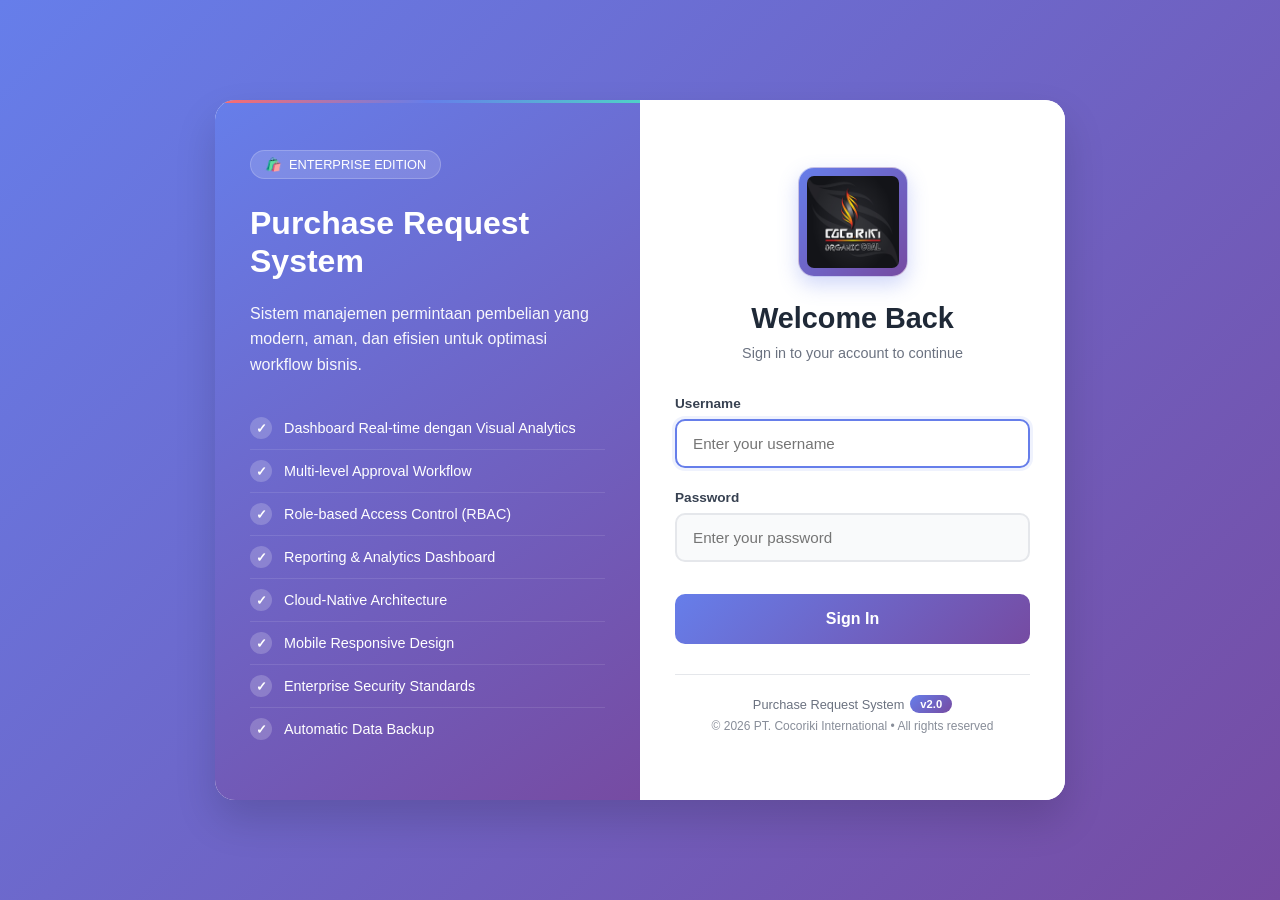
<file: login.html>
<!DOCTYPE html>
<html lang="id">

<head>
  <meta charset="UTF-8">
  <title>Login - Purchase Request System</title>
  <meta name="viewport" content="width=device-width, initial-scale=1.0">
  <meta name="mobile-web-app-capable" content="yes">
  <link rel="icon" href="data:,">
  <style>
    * {
      box-sizing: border-box;
      margin: 0;
      padding: 0;
    }

    body {
      font-family: 'Segoe UI', Roboto, 'Helvetica Neue', Arial, sans-serif;
      background: linear-gradient(135deg, #667eea 0%, #764ba2 100%);
      min-height: 100vh;
      display: flex;
      align-items: center;
      justify-content: center;
      padding: 20px;
    }

    .login-container {
      background: white;
      border-radius: 20px;
      box-shadow: 0 20px 40px rgba(0, 0, 0, 0.15);
      overflow: hidden;
      max-width: 850px;
      width: 100%;
      display: grid;
      grid-template-columns: 1fr 1fr;
      animation: slideUp 0.6s ease;
    }

    @keyframes slideUp {
      from { opacity: 0; transform: translateY(30px); }
      to { opacity: 1; transform: translateY(0); }
    }

    .login-left {
      background: linear-gradient(145deg, #667eea 0%, #764ba2 100%);
      padding: 50px 35px;
      color: white;
      display: flex;
      flex-direction: column;
      justify-content: center;
      position: relative;
    }

    .login-left::before {
      content: '';
      position: absolute;
      top: 0; left: 0; right: 0;
      height: 3px;
      background: linear-gradient(90deg, #ff6b6b, #667eea, #4fd1c7);
    }

    .app-badge {
      display: inline-flex;
      align-items: center;
      gap: 8px;
      background: rgba(255, 255, 255, 0.15);
      padding: 6px 14px;
      border-radius: 50px;
      font-size: 0.8rem;
      font-weight: 500;
      margin-bottom: 25px;
      width: fit-content;
      border: 1px solid rgba(255, 255, 255, 0.2);
    }

    .login-left h1 {
      font-size: 2rem;
      margin-bottom: 20px;
      font-weight: 700;
      line-height: 1.2;
      color: white;
    }

    .login-left p {
      font-size: 1rem;
      opacity: 0.95;
      line-height: 1.6;
      margin-bottom: 30px;
    }

    .feature-list { list-style: none; }

    .feature-list li {
      padding: 10px 0;
      display: flex;
      align-items: center;
      gap: 12px;
      font-size: 0.9rem;
      border-bottom: 1px solid rgba(255, 255, 255, 0.1);
    }

    .feature-list li:last-child { border-bottom: none; }

    .feature-list li::before {
      content: '✓';
      width: 22px; height: 22px;
      background: rgba(255, 255, 255, 0.2);
      border-radius: 50%;
      display: flex; align-items: center; justify-content: center;
      font-weight: bold; font-size: 0.8rem;
      flex-shrink: 0;
    }

    .login-right {
      padding: 50px 35px;
      display: flex;
      flex-direction: column;
      justify-content: center;
      background: #ffffff;
    }

    .login-header { text-align: center; margin-bottom: 35px; }

    .logo-container {
      margin-bottom: 25px;
      position: relative;
      display: flex; justify-content: center; align-items: center;
    }

    .logo-container img {
      width: 110px; height: 110px;
      object-fit: contain; display: block;
      border-radius: 16px; padding: 8px;
      background: linear-gradient(135deg, #667eea 0%, #764ba2 100%);
      box-shadow: 0 8px 20px rgba(102, 126, 234, 0.3);
      animation: float 6s ease-in-out infinite;
      border: 1px solid rgba(255, 255, 255, 0.6);
      transition: transform 0.3s ease;
    }

    .logo-container img:hover { transform: scale(1.05); }

    @keyframes float {
      0%, 100% { transform: translateY(0); }
      50% { transform: translateY(-8px); }
    }

    .login-header h2 {
      font-size: 1.8rem; color: #1f2937;
      margin-bottom: 10px; font-weight: 600;
    }

    .login-header p { color: #6b7280; font-size: 0.9rem; }

    .form-group { margin-bottom: 22px; }

    .form-group label {
      display: block; font-size: 0.85rem; font-weight: 600;
      color: #374151; margin-bottom: 8px;
    }

    .form-group input {
      width: 100%; padding: 14px 16px;
      border: 2px solid #e5e7eb; border-radius: 10px;
      font-size: 0.95rem; transition: all 0.3s ease;
      background: #f9fafb;
    }

    .form-group input:focus {
      outline: none; border-color: #667eea;
      background: white;
      box-shadow: 0 0 0 3px rgba(102, 126, 234, 0.1);
    }

    .btn-login {
      width: 100%; padding: 16px;
      background: linear-gradient(135deg, #667eea 0%, #764ba2 100%);
      color: white; border: none; border-radius: 10px;
      font-size: 1rem; font-weight: 600;
      cursor: pointer; transition: all 0.3s ease;
      margin-top: 10px; position: relative; overflow: hidden;
    }

    .btn-login:hover:not(:disabled) {
      transform: translateY(-2px);
      box-shadow: 0 10px 20px rgba(102, 126, 234, 0.3);
    }

    .btn-login:disabled { opacity: 0.6; cursor: not-allowed; }

    .btn-login.loading::after {
      content: '';
      position: absolute;
      width: 18px; height: 18px;
      top: 50%; left: 50%;
      margin-left: -9px; margin-top: -9px;
      border: 2px solid rgba(255, 255, 255, 0.3);
      border-radius: 50%; border-top-color: white;
      animation: spinner 0.8s linear infinite;
    }

    @keyframes spinner { to { transform: rotate(360deg); } }

    .message {
      padding: 14px 16px; border-radius: 10px;
      font-size: 0.9rem; margin-bottom: 20px;
      display: none; align-items: center; gap: 10px;
    }

    .message.show { display: flex; animation: fadeIn 0.3s ease; }

    @keyframes fadeIn {
      from { opacity: 0; transform: translateY(-10px); }
      to { opacity: 1; transform: translateY(0); }
    }

    .message.error {
      background: #fee2e2; color: #dc2626;
      border-left: 3px solid #dc2626;
    }

    .message.success {
      background: #d1fae5; color: #065f46;
      border-left: 3px solid #10b981;
    }

    .login-footer {
      margin-top: 30px; padding-top: 20px;
      border-top: 1px solid #e5e7eb;
      text-align: center; color: #6b7280; font-size: 0.8rem;
    }

    .version-info {
      display: flex; justify-content: center; align-items: center;
      gap: 6px; margin-bottom: 6px;
    }

    .version-badge {
      background: linear-gradient(135deg, #667eea 0%, #764ba2 100%);
      color: white; padding: 3px 10px;
      border-radius: 20px; font-size: 0.7rem; font-weight: 600;
    }

    .copyright { opacity: 0.8; font-size: 0.75rem; }

    @media (max-width: 768px) {
      .login-container {
        grid-template-columns: 1fr;
        max-width: 450px;
      }
      .login-left { padding: 40px 30px; }
      .login-right { padding: 40px 30px; }
      .logo-container img { width: 95px; height: 95px; }
      .login-left h1 { font-size: 1.8rem; }
      .login-header h2 { font-size: 1.6rem; }
    }

    @media (max-width: 480px) {
      body { padding: 15px; }
      .login-container { border-radius: 16px; }
      .login-left, .login-right { padding: 35px 25px; }
      .logo-container img { width: 90px; height: 90px; padding: 6px; }
    }
  </style>
</head>

<body>

  <div class="login-container">
    <div class="login-left">
      <div class="app-badge">
        <i>🛍️</i>
        <span>ENTERPRISE EDITION</span>
      </div>
      <h1>Purchase Request System</h1>
      <p>Sistem manajemen permintaan pembelian yang modern, aman, dan efisien untuk optimasi workflow bisnis.</p>
      <ul class="feature-list">
        <li>Dashboard Real-time dengan Visual Analytics</li>
        <li>Multi-level Approval Workflow</li>
        <li>Role-based Access Control (RBAC)</li>
        <li>Reporting & Analytics Dashboard</li>
        <li>Cloud-Native Architecture</li>
        <li>Mobile Responsive Design</li>
        <li>Enterprise Security Standards</li>
        <li>Automatic Data Backup</li>
      </ul>
    </div>

    <div class="login-right">
      <div class="login-header">
        <div class="logo-container">
          <img src="[data-uri]" alt="Company Logo">
        </div>
        <h2>Welcome Back</h2>
        <p>Sign in to your account to continue</p>
      </div>

      <div id="message" class="message">
        <span class="message-icon"></span>
        <span class="message-text"></span>
      </div>

      <form id="loginForm">
        <div class="form-group">
          <label for="username">Username</label>
          <input type="text" id="username" required placeholder="Enter your username" autocomplete="username">
        </div>

        <div class="form-group">
          <label for="password">Password</label>
          <input type="password" id="password" required placeholder="Enter your password" autocomplete="current-password">
        </div>

        <button type="submit" class="btn-login" id="btnLogin">
          Sign In
        </button>
      </form>

      <div class="login-footer">
        <div class="version-info">
          <span>Purchase Request System</span>
          <span class="version-badge">v2.0</span>
        </div>
        <div class="copyright">
          © 2026 PT. Cocoriki International • All rights reserved
        </div>
      </div>
    </div>
  </div>

  
  <script src="app.js?v=4.4.5"></script>
  <script>
    (function () {
      'use strict';

      // CEK APAKAH SUDAH LOGIN
      if (sessionStorage.getItem('isLoggedIn') === 'true') {
        if (typeof debugLog === 'function') debugLog('✅ Already logged in, redirecting to dashboard');
        window.location.href = 'dashboard.html';
        return;
      }

      if (typeof debugLog === 'function') debugLog('🔐 Login page loaded');

      var messageDiv = document.getElementById('message');
      var messageText = messageDiv.querySelector('.message-text');
      var messageIcon = messageDiv.querySelector('.message-icon');
      var loginForm = document.getElementById('loginForm');
      var btnLogin = document.getElementById('btnLogin');

      function showMessage(text, type) {
        type = type || 'error';
        messageText.textContent = text;
        messageIcon.textContent = type === 'error' ? '❌' : '✅';
        messageDiv.className = 'message ' + type + ' show';
        setTimeout(function () {
          messageDiv.classList.remove('show');
        }, 4000);
      }

      function setLoading(isLoading) {
        btnLogin.disabled = isLoading;
        btnLogin.innerHTML = isLoading ? '' : 'Sign In';
        btnLogin.classList.toggle('loading', isLoading);
      }

      loginForm.addEventListener('submit', function (e) {
        e.preventDefault();

        var username = document.getElementById('username').value.trim();
        var password = document.getElementById('password').value;

        if (!username || !password) {
          showMessage('⚠️ Please fill in all required fields', 'error');
          return;
        }

      if (typeof window.API_URL === 'undefined' || !window.API_URL) {
          showMessage('❌ Configuration error. Please contact administrator.', 'error');
          console.error('API_URL undefined — app.js may not be loaded correctly');
          return;
        }

        setLoading(true);

        loginAPI(username, password)
          .then(function (response) {
            console.log('Login response:', response);
            if (response && response.success) {
              handleSuccess(response);
            } else {
              var errorMsg = response && response.message ? response.message : 'Invalid username or password';
              showMessage('❌ ' + errorMsg, 'error');
            }
          })
          .catch(function (err) {
            console.error('Login error:', err);
            showMessage('❌ Connection failed: ' + err.message, 'error');
          })
          .finally(function () {
            setLoading(false);
          });
      });

      /**
       * Login strategy:
       * 1. JSONP first (works with all Apps Script web apps)
       * 2. Fetch POST fallback (only if Apps Script has CORS configured)
       *
       * NOTE: Apps Script web apps don't support CORS POST from browser by default,
       * so JSONP is the primary method. Password ends up in URL — this is
       * unavoidable with Apps Script JSONP.
       */
      function loginAPI(username, password) {
        return _loginAPIJSONP(username, password)
          .catch(function (jsonpErr) {
            console.warn('JSONP login failed, trying fetch POST fallback:', jsonpErr.message);
            return _loginAPIFetch(username, password);
          });
      }

      // Primary: JSONP
      function _loginAPIJSONP(username, password) {
        return new Promise(function (resolve, reject) {
          var callbackName = 'cb_login_' + Date.now() + '_' + Math.random().toString(36).substr(2, 9);
          var isResolved = false;
          var timeoutId = null;

          window[callbackName] = function (response) {
            if (isResolved) return;
            isResolved = true;
            if (timeoutId) clearTimeout(timeoutId);
            cleanup();
            console.log('🔐 JSONP login response:', response);
            resolve(response);
          };

          timeoutId = setTimeout(function () {
            if (!isResolved) {
              isResolved = true;
              cleanup();
              reject(new Error('Server timeout - Please try again'));
            }
          }, 15000);

          function cleanup() {
            if (timeoutId) clearTimeout(timeoutId);
            delete window[callbackName];
            var scriptEl = document.getElementById('login-jsonp');
            if (scriptEl && scriptEl.parentNode) {
              scriptEl.parentNode.removeChild(scriptEl);
            }
          }

          try {
            var url = new URL(window.API_URL);
            var params = new URLSearchParams({
              action: 'login',
              username: username,
              password: password,
              callback: callbackName,
              timestamp: Date.now()
            });

            var fullUrl = url.toString() + (url.search ? '&' : '?') + params.toString();
            // Mask password in console log
            console.log('🔐 Login URL (JSONP):', fullUrl.replace('password=' + encodeURIComponent(password), 'password=***'));

            var script = document.createElement('script');
            script.id = 'login-jsonp';
            script.src = fullUrl;
            script.async = true;

            script.onerror = function () {
              if (!isResolved) {
                isResolved = true;
                cleanup();
                reject(new Error('Network error - Cannot connect to server'));
              }
            };

            document.head.appendChild(script);
          } catch (err) {
            console.error('Error creating JSONP request:', err);
            cleanup();
            reject(err);
          }
        });
      }

      // Fallback: fetch POST (only works if Apps Script has CORS configured)
      function _loginAPIFetch(username, password) {
        return new Promise(function (resolve, reject) {
          var timeoutId = setTimeout(function () {
            reject(new Error('Server timeout - Please try again'));
          }, 15000);

          var formData = new FormData();
          formData.append('action', 'login');
          formData.append('username', username);
          formData.append('password', password);

          fetch(window.API_URL, { method: 'POST', body: formData })
            .then(function (res) {
              if (!res.ok) throw new Error('HTTP ' + res.status);
              return res.text();
            })
            .then(function (text) {
              if (timeoutId) clearTimeout(timeoutId);
              console.log('🔐 Fetch POST raw response (first 500 chars):', text.substring(0, 500));

              try { resolve(JSON.parse(text)); return; } catch (e) {}

              var match = text.match(/\{[\s\S]*\}/);
              if (match) {
                try { resolve(JSON.parse(match[0])); return; }
                catch (e2) {}
              }

              reject(new Error('Server response is not JSON. Check console for raw response.'));
            })
            .catch(function (err) {
              if (timeoutId) clearTimeout(timeoutId);
              reject(err);
            });
        });
      }

      function handleSuccess(response) {
        showMessage('✅ Login successful! Redirecting...', 'success');

        var rawRole = (response.user && response.user.role) ? response.user.role : 'viewer';
        var username = (response.user && response.user.username) ? response.user.username : 'User';
        var fullName = (response.user && response.user.fullname) ? response.user.fullname : username;

        // Use setUserSession from auth.js (cross-tab sync)
        if (typeof setUserSession === 'function') {
          setUserSession(username, fullName, rawRole);
        } else {
          sessionStorage.setItem('username', username);
          sessionStorage.setItem('fullName', fullName);
          sessionStorage.setItem('userRole', rawRole);
          sessionStorage.setItem('isLoggedIn', 'true');
          sessionStorage.setItem('loginTime', new Date().toISOString());
        }
        sessionStorage.setItem('currentPage', 'dashboard');

        console.log('✅ Session saved:', {
          username: username,
          role: rawRole,
          isLoggedIn: sessionStorage.getItem('isLoggedIn')
        });

        setTimeout(function () {
          window.location.href = 'dashboard.html';
        }, 800);
      }

      setTimeout(function () {
        document.getElementById('username').focus();
      }, 300);

    })();
  </script>

</body>

</html>
</file>
